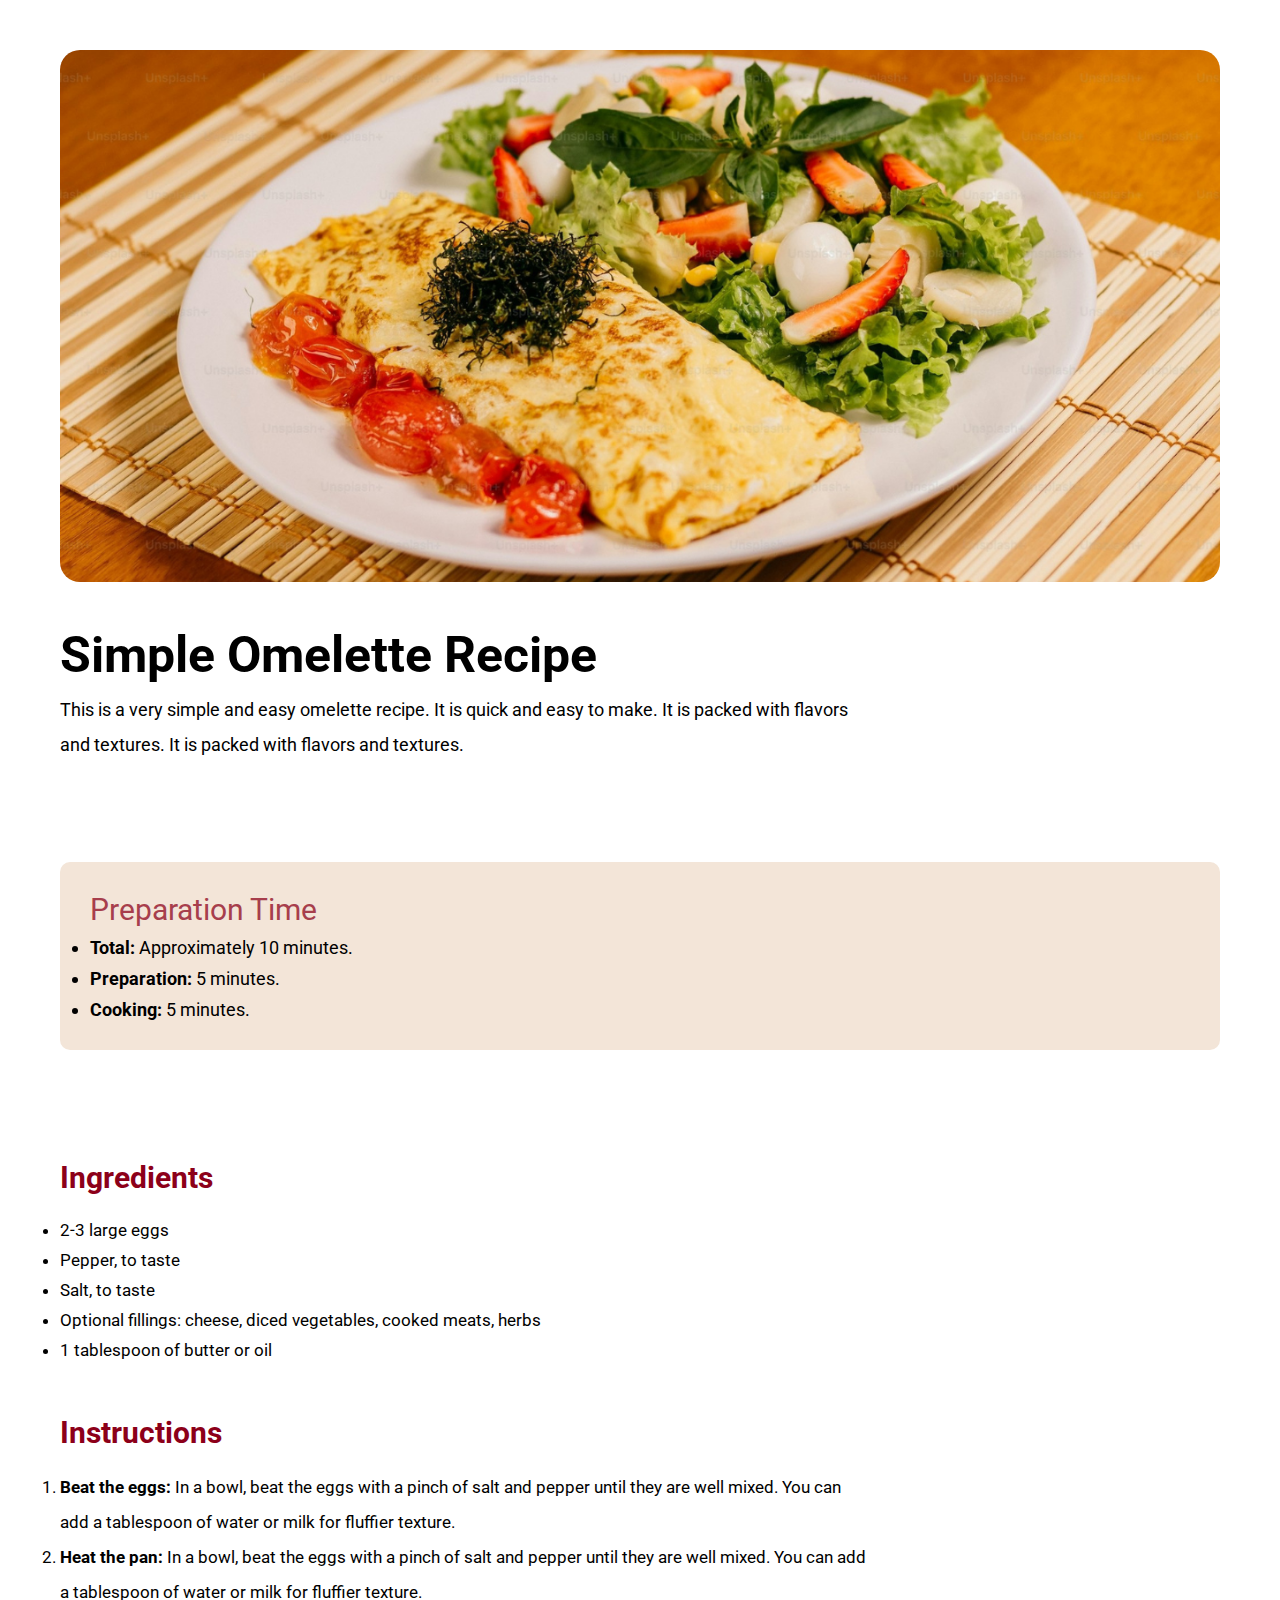
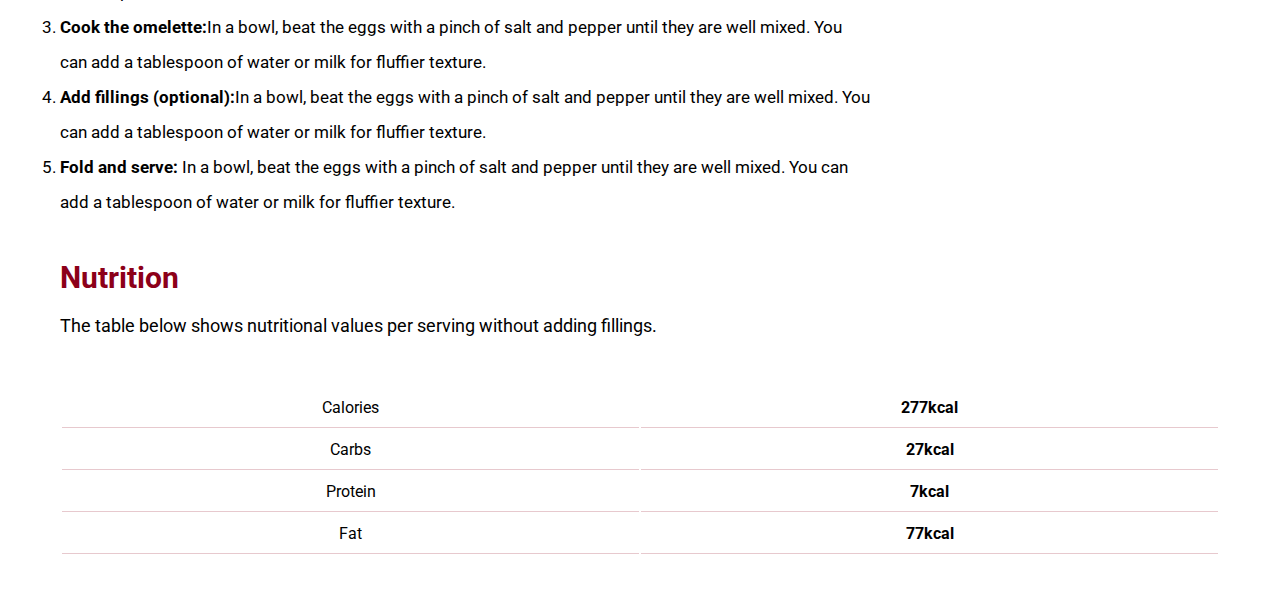
<file: practice-1/index.html>
<!DOCTYPE html>
<html lang="en">
<head>
    <meta charset="UTF-8">
    <meta name="viewport" content="width=device-width, initial-scale=1.0">
    <title>Welcome to my website</title>
    <link rel="stylesheet" href="style.css">
</head>
<body>

  <!-- banner start -->
   <section class="banner-area">
     <div class="container">
      <div class="banner-wrap">
        <div class="banner-img">
            <img src="./img/Untitled design.png" alt="">
        </div>
        <div class="banner-text">
            <h2>Simple Omelette Recipe</h2>
            <p> This is a very simple and easy omelette recipe. It is quick and easy to make. It is packed with flavors and textures. It is packed with flavors and textures.</p>
        </div>
      </div>
     </div>
   </section>
  <!-- banner end -->


  <!--preparation time start -->
<section class="preparation-time">
  <div class="container">
    <div class="preparation-text">
      <h3>Preparation Time</h3>
      <ul class="pre-list">
        <li><b>Total:</b> Approximately 10 minutes.</li>
        <li> <b>Preparation: </b>5 minutes.</li>
        <li> <b>Cooking:</b> 5 minutes.</li>
      </ul>
    </div>
  </div>
</section>
  <!--preparation time end -->


  <!-- ingredients start -->

   <section class="ingredient-area">
    <div class="container">
      <div class="ingredient-text">
        <h3>Ingredients</h3>
        <ul>
          <li>2-3 large eggs</li>
          <li>Pepper, to taste</li>
          <li>Salt, to taste</li>
          <li>Optional fillings: cheese, diced vegetables, cooked meats, herbs</li>
          <li>1 tablespoon of butter or oil</li>
        </ul>
      </div>
    </div>
   </section>

  <!-- ingredients end -->


  <!-- Instructions start -->
<section class="Instructions-ara">
  <div class="container">
    <div class="Instructions-text">
      <h3>Instructions</h3>
      <ol>
        <li>
          <b>Beat the eggs:</b> In a bowl, beat the eggs with a pinch of salt and pepper until they are well mixed. You can add a tablespoon of water or milk for fluffier texture.</li>
          <li><b>Heat the pan: </b> In a bowl, beat the eggs with a pinch of salt and pepper until they are well mixed. You can add a tablespoon of water or milk for fluffier texture.</li>
          <li><b>Cook the omelette:</b>In a bowl, beat the eggs with a pinch of salt and pepper until they are well mixed. You can add a tablespoon of water or milk for fluffier texture.</li>
          <li><b>Add fillings (optional):</b>In a bowl, beat the eggs with a pinch of salt and pepper until they are well mixed. You can add a tablespoon of water or milk for fluffier texture.</li>
          <li><b>Fold and serve:</b> In a bowl, beat the eggs with a pinch of salt and pepper until they are well mixed. You can add a tablespoon of water or milk for fluffier texture.</li>
      </ol>
    </div>
  </div>
</section>

  <!-- Instructions end -->



<!-- nutrition start -->
 <section class="nutrions-area">
  <div class="container">
    <div class="nutrions-text">
      <h3>Nutrition</h3>
      <p>The table below shows nutritional values per serving without adding fillings.</p>
      <table class="table">
        <tr>
          <td>Calories</td>
          <th>277kcal</th>
        </tr>
        <tr>
          <td>Carbs</td>
          <th>27kcal</th>
        </tr>
        <tr>
          <td>Protein</td>
          <th>7kcal</th>
        </tr>
        <tr>
          <td>Fat</td>
          <th>77kcal</th>
        </tr>
      </table>
    </div>
  </div>
 </section>
<!-- nutrition end -->

    
</body>
</html>
</file>
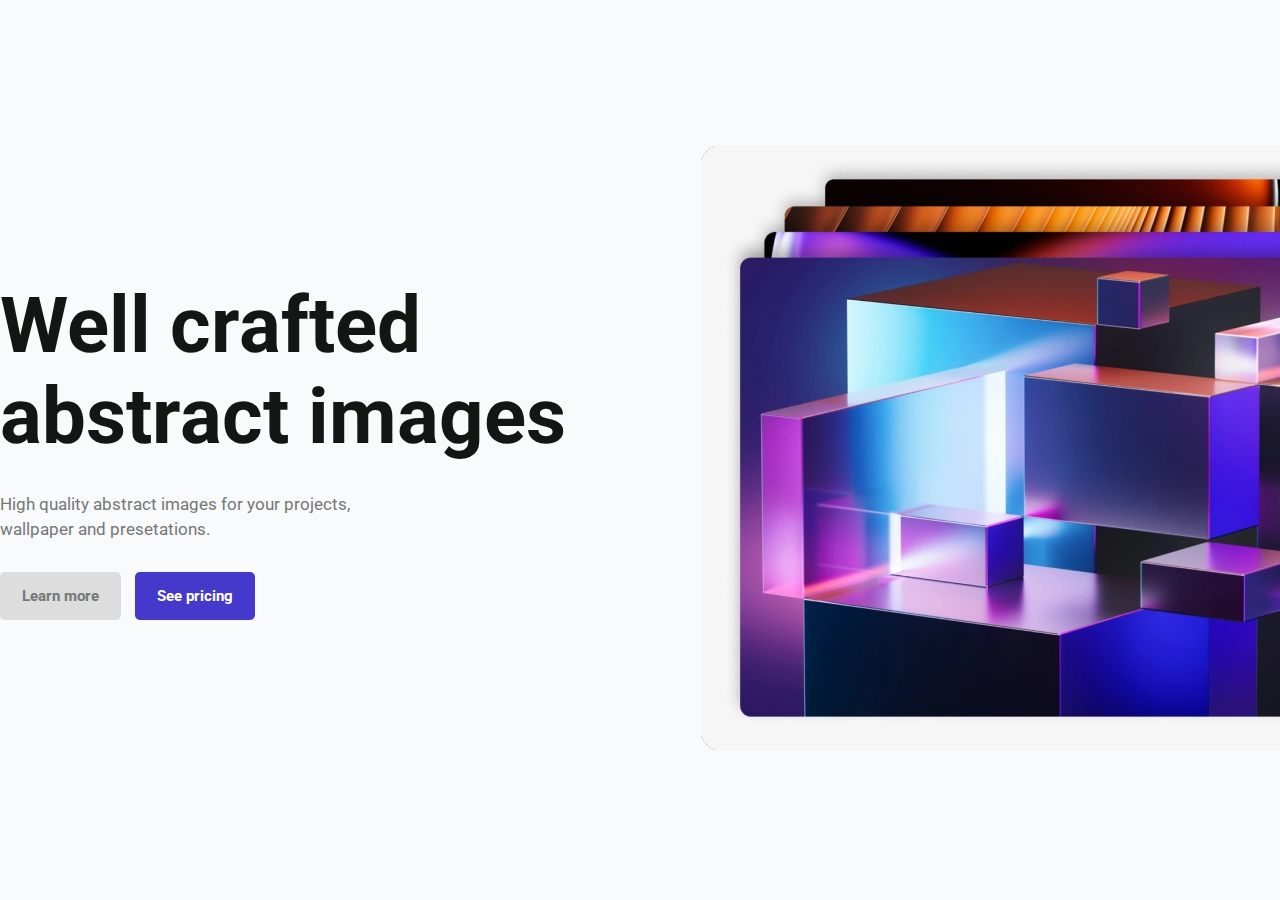
<file: practice-2/index.html>
<!DOCTYPE html>
<html lang="en">
<head>
    <meta charset="UTF-8">
    <meta name="viewport" content="width=device-width, initial-scale=1.0">
    <title>Card Design</title>
    <link rel="stylesheet" href="https://cdnjs.cloudflare.com/ajax/libs/font-awesome/6.6.0/css/all.min.css" referrerpolicy="no-referrer"/>
    <link rel="stylesheet" href="style.css">
</head>
<body>
    
<!-- banner start -->
<section class="banner-area">
    <div class="container">
        <div class="banner-wrapper">
            <div class="banner-content">
                <h2>Well crafted abstract images</h2>
                <p>High quality abstract images for your projects, wallpaper and presetations.</p>
                <div class="banner-btn">
                    <a href="#" class="banner-btn-one">Learn more</a>
                    <a href="#" class="banner-btn-two">See pricing</a>
                </div>
            </div>
            <div class="banner-img">
                <img src="img/banner.png" alt="">
            </div>
        </div>
    </div>
</section>

<!-- banner end -->
</body>
</html>
</file>
<file: practice-1/style.css>
@import url('https://fonts.googleapis.com/css2?family=Roboto:ital,wght@0,100;0,300;0,400;0,500;0,700;0,900;1,100;1,300;1,400;1,500;1,700;1,900&display=swap');


*{
    padding:0;
    margin:0;
    box-sizing: oorder-box;
}

body{
    font-family: "Roboto", sans-serif;
}

.container{
    width:1160px;
    margin:auto;
}


.banner-area {
	margin-top: 50px;
}


.banner-img img{
    width: 100%;
    border-radius:20px;
}


.banner-text {
	padding: 40px 0px;
}

.banner-text h2{
    font-size:50px;
    font-weight:700;
}


.banner-text p {
    font-size:18px;
    font-weight:400;
    margin-top:8px;
    width:70%;
    line-height:35px
}


.preparation-time {
	padding: 60px 0px;
}

.preparation-text h3{
    font-size:30px;
    color:#a73e4c;
    font-weight:400;
}


.pre-list li {
	font-size: 18px;
	margin-top: 10px;
}


.preparation-text{
    background: #f3e5d8;
    border-radius:10px;
    padding: 30px;
}


.ingredient-area{
    padding:50px 0px;
}


.ingredient-text h3{
    font-size:30px;
    color: #8c0019;
    font-weight: 700;
    margin-bottom:20px;
}

.ingredient-text ul li{
    font-size:17px;
    line-height:30px;
    font-weight:400;
}


.Instructions-text h3{
    font-size:30px;
    color: #8c0019;
    font-weight: 700;
    margin-bottom:20px;
}


.Instructions-text ol li{
    font-size:17px;
    line-height:35px;
    font-weight:400;
    width:70%;
}



.nutrions-area{
    padding:40px 0px;
}



.nutrions-text h3{
    font-size:30px;
    color: #8c0019;
    font-weight: 700;
    margin-bottom:20px;
}

.nutrions-text p {
	font-size: 18px;
	font-weight: 400;
	margin-top: 8px;
	margin-bottom: 50px;
}


.table tr{
    padding:10px 0px;
}

.table {
    width: 100%;
    text-align: center;
  }
.table tr td, .table tr th {
    padding: 10px 0px;
    border: none;
    border-bottom: 1px solid #8c001936;
  }
</file>
<file: practice-2/style.css>
@import url('https://fonts.googleapis.com/css2?family=Roboto:ital,wght@0,100;0,300;0,400;0,500;0,700;0,900;1,100;1,300;1,400;1,500;1,700;1,900&display=swap');


*{
    padding:0;
    margin:0;
    box-sizing: oorder-box;
}

body{
    font-family: "Roboto", sans-serif;
    background:#f8fafb;
}

.container{
    width:1500px;
    margin:auto;


}

.banner-wrapper{
	display: flex;
	justify-content: space-between;
	align-items: center;
	height: 100vh;
}


.banner-content h2 {
	font-size: 78px;
	font-weight: 700;
	color: #131613;
  }

  .banner-wrapper p {
	font-size: 17px;
	color: #757779;
	width: 50%;
	line-height: 25px;
	margin: 30px 0px;
  }

  .banner-btn-one {
	text-decoration: none;
	font-size: 15px;
	color: #757779;
	font-weight: 700;
	background: #ddd;
	display: inline-block;
	padding: 15px 22px;
	border-radius: 5px;
}
  .banner-btn-two {
	text-decoration: none;
	font-size: 15px;
	color: #fff;
	font-weight: 700;
	background:#4439ca;
	display: inline-block;
	padding: 15px 22px;
	border-radius: 5px;
	margin-left:10px;
}
</file>
